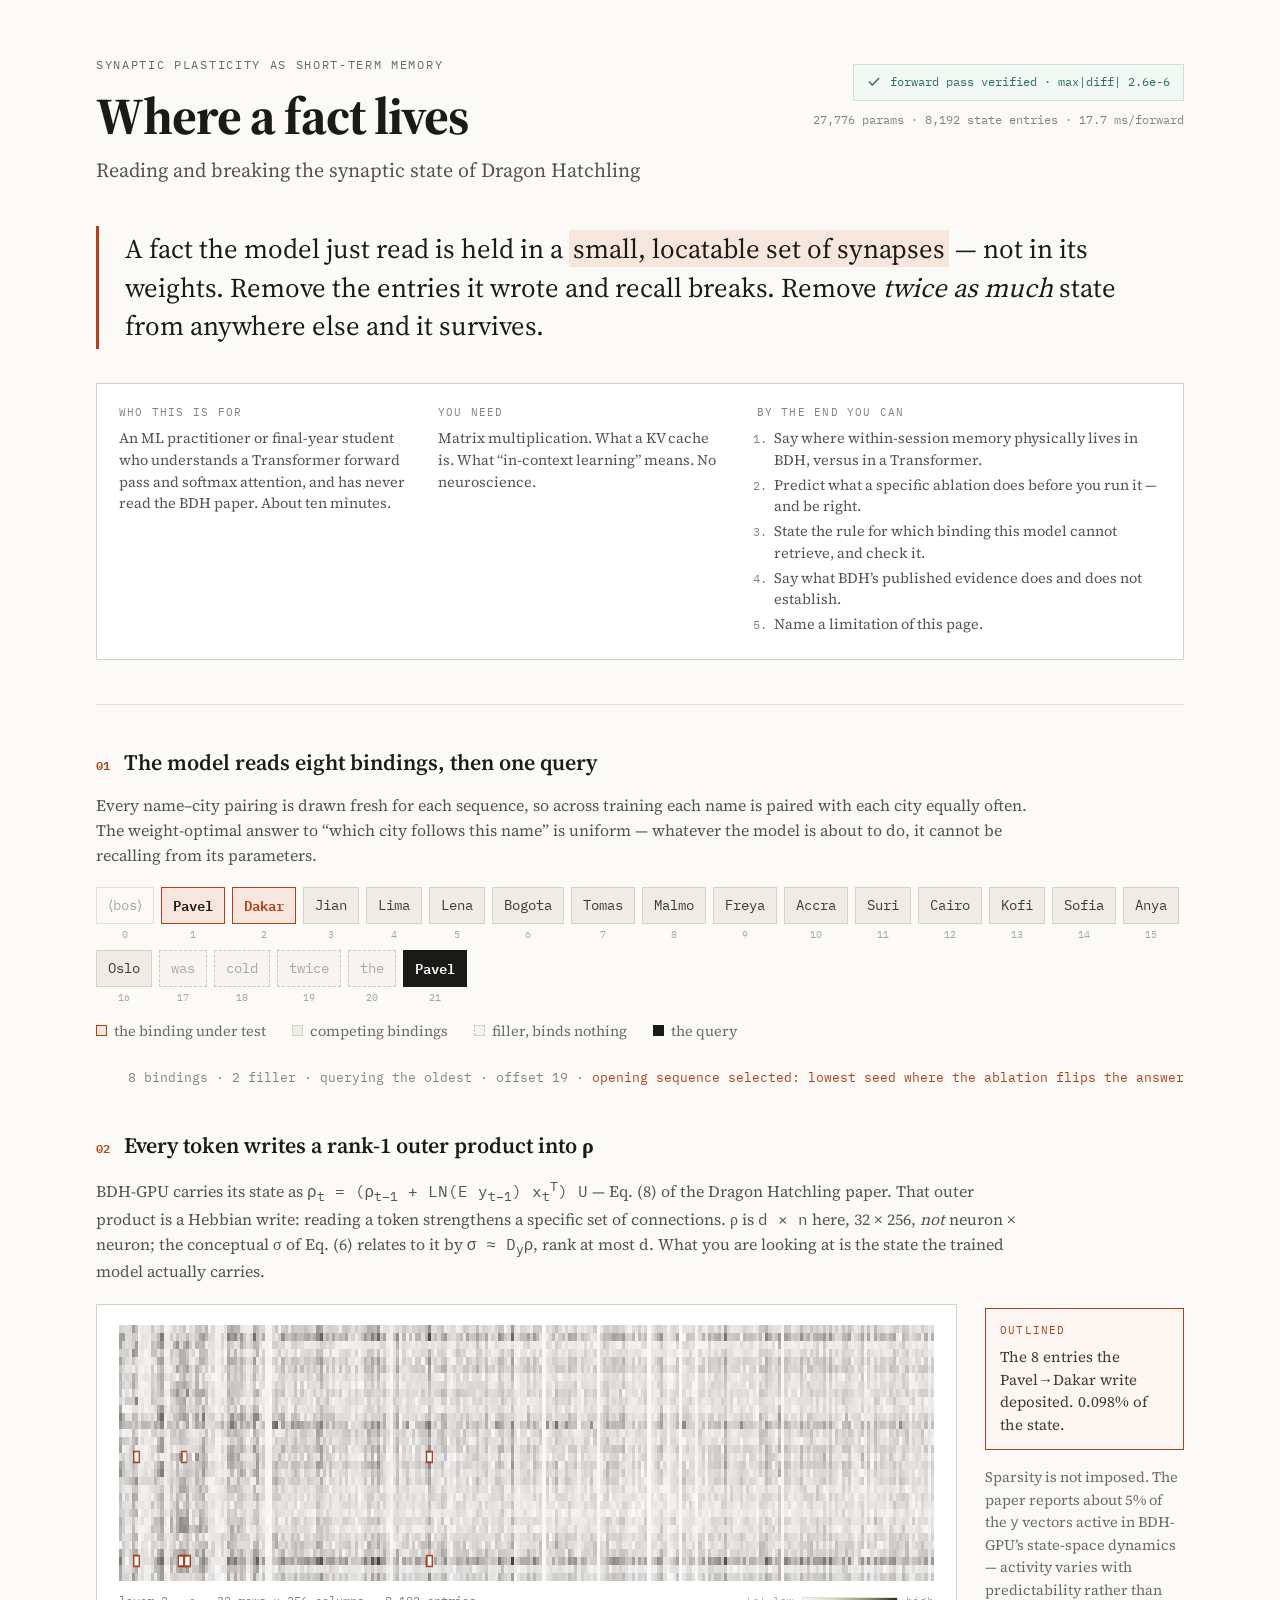
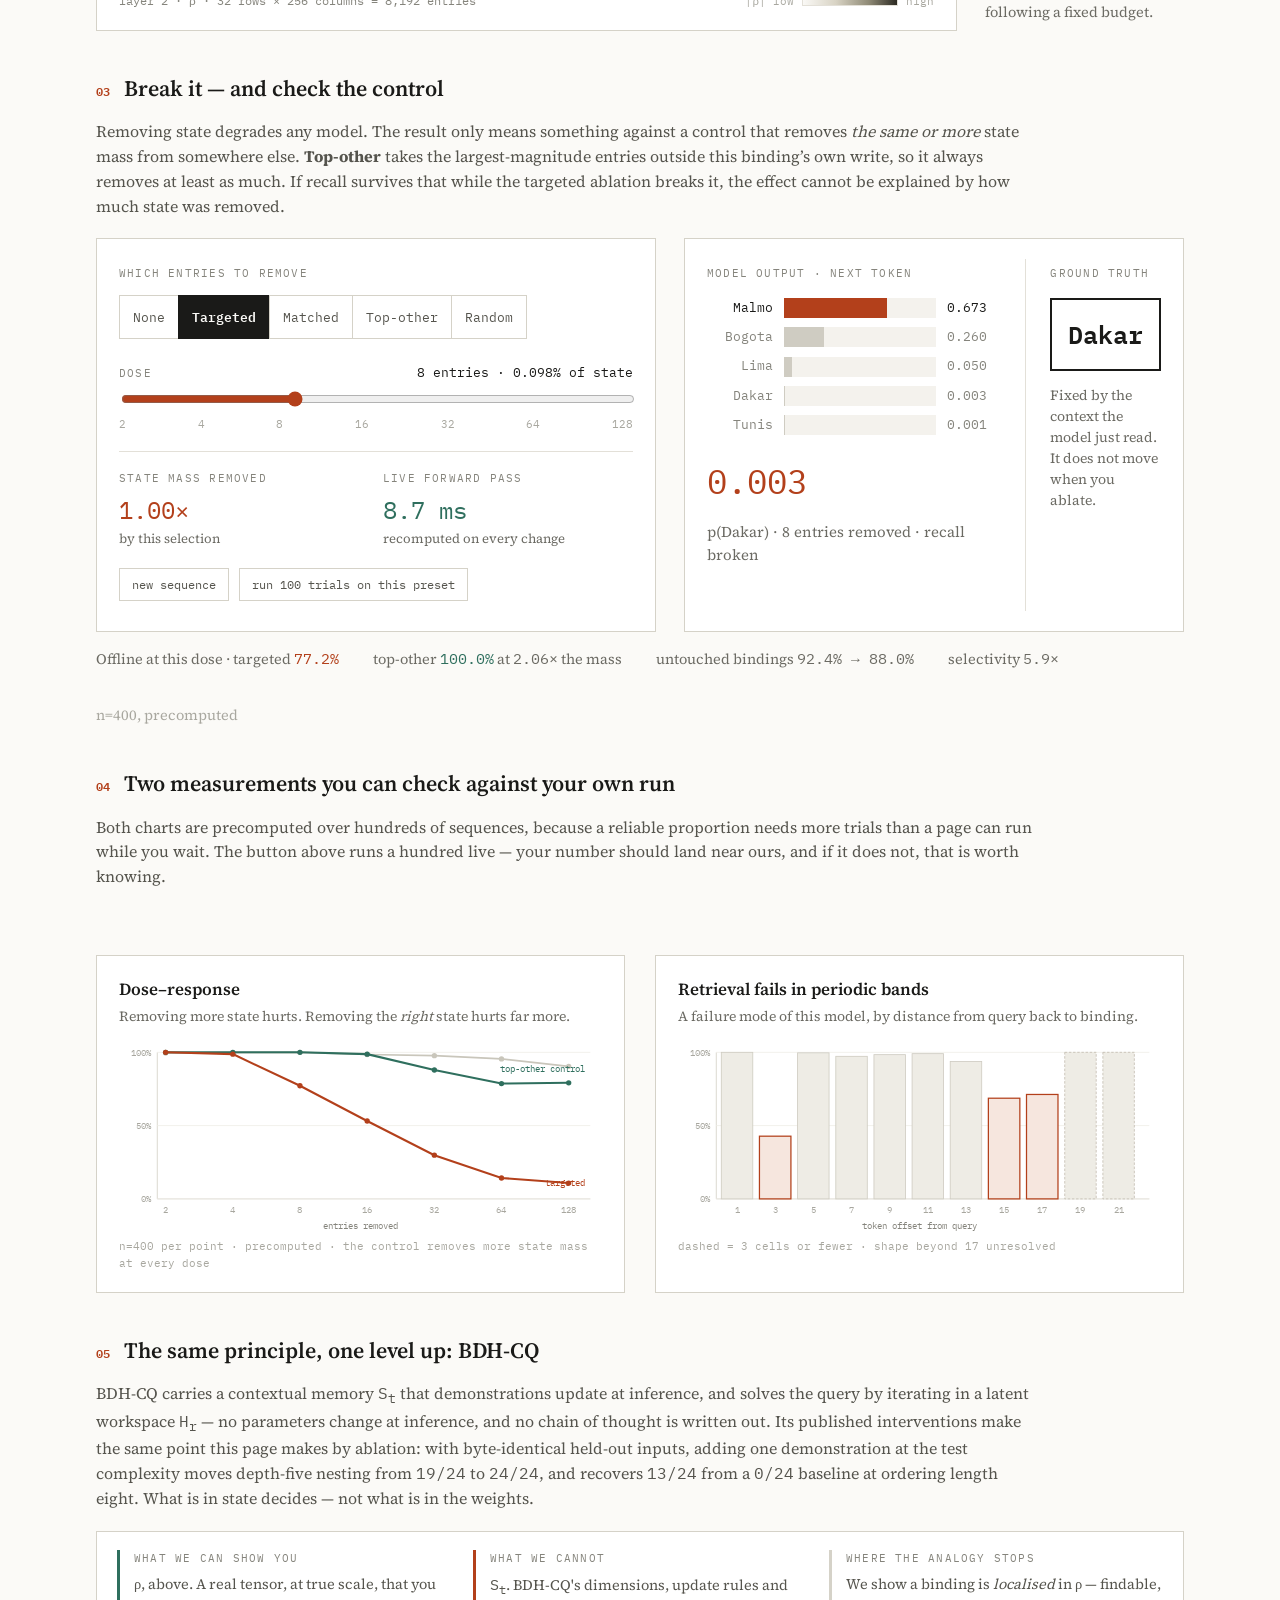
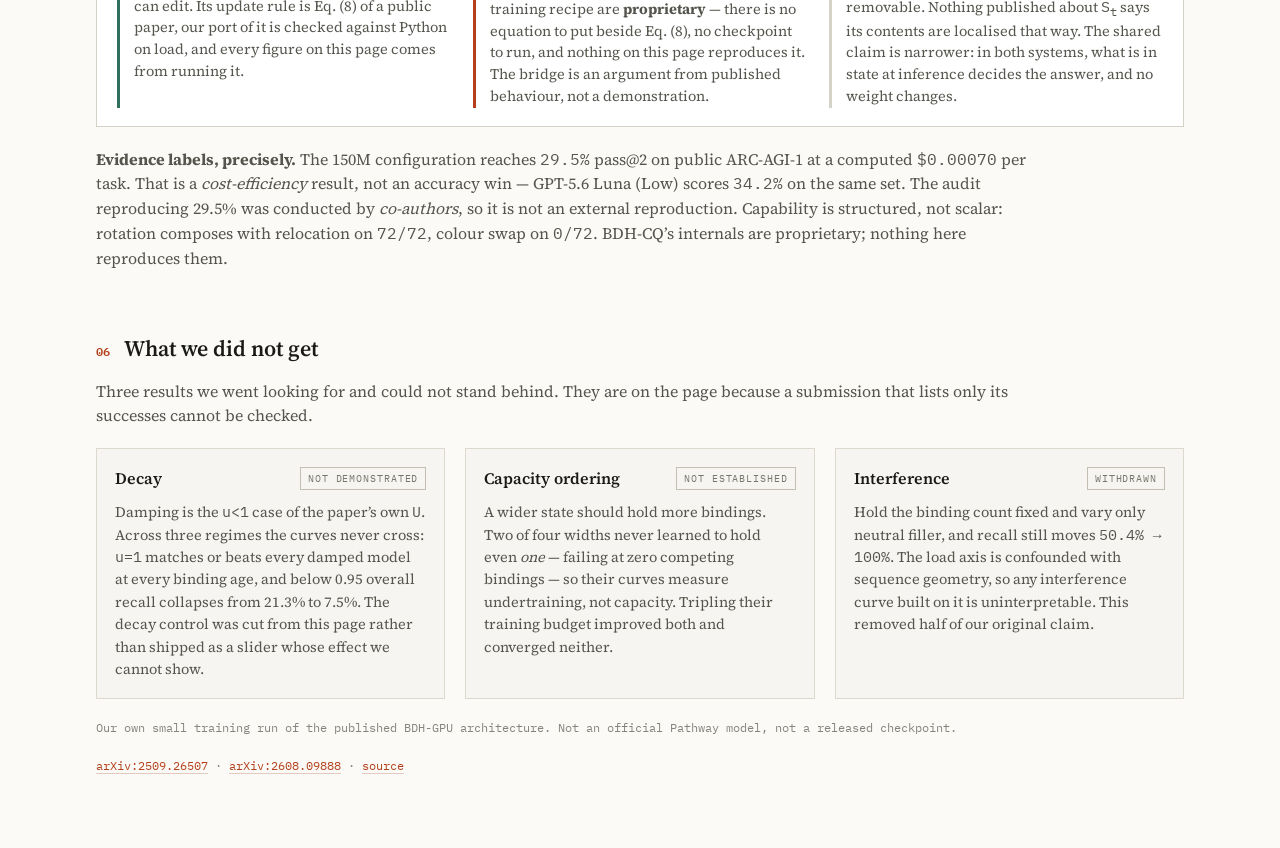
<file: index.html>
<!doctype html>
<html lang="en">
<head>
<meta charset="utf-8">
<meta name="viewport" content="width=device-width, initial-scale=1">
<title>Where a fact lives — synaptic memory in Dragon Hatchling</title>
<meta name="description" content="An interactive explainer: a fact a BDH model just read is held in a small, locatable set of synapses, not in its weights. Ablate them and recall breaks; remove twice as much state from elsewhere and it survives.">
<!-- Fonts are self-hosted: no external dependency, so the page renders
     identically offline and on a restricted network. SIL OFL 1.1, see
     fonts/OFL.txt. -->
<link rel="stylesheet" href="fonts/fonts.css">
<link rel="stylesheet" href="css/style.css">
</head>
<body>
<div class="wrap">

  <!-- ── header ─────────────────────────────────────────── -->
  <header class="masthead">
    <div class="left">
      <div class="eyebrow">Synaptic plasticity as short-term memory</div>
      <h1>Where a fact lives</h1>
      <div class="sub">Reading and breaking the synaptic state of Dragon&nbsp;Hatchling</div>
    </div>
    <div class="badges">
      <div class="badge pending" id="badge" role="status" aria-live="polite">
        <span class="num">checking forward pass…</span>
      </div>
      <div class="num" style="font-size:11.5px;color:var(--faint)" id="substrate-line"></div>
    </div>
  </header>

  <p class="claim">
    A fact the model just read is held in a <mark>small, locatable set of synapses</mark>
    — not in its weights. Remove the entries it wrote and recall breaks. Remove
    <em>twice as much</em> state from anywhere else and it survives.
  </p>

  <!-- ── who this is for ────────────────────────────────── -->
  <section class="forwhom" aria-label="audience, prerequisites and learning objectives">
    <div>
      <span class="lbl">Who this is for</span>
      <p>An ML practitioner or final-year student who understands a Transformer
      forward pass and softmax attention, and has never read the BDH paper.
      About ten minutes.</p>
    </div>
    <div>
      <span class="lbl">You need</span>
      <p>Matrix multiplication. What a KV cache is. What “in-context learning”
      means. No neuroscience.</p>
    </div>
    <div>
      <span class="lbl">By the end you can</span>
      <ol>
        <li>Say where within-session memory physically lives in BDH, versus in a Transformer.</li>
        <li>Predict what a specific ablation does before you run it — and be right.</li>
        <li>State the rule for which binding this model cannot retrieve, and check it.</li>
        <li>Say what BDH’s published evidence does and does not establish.</li>
        <li>Name a limitation of this page.</li>
      </ol>
    </div>
  </section>

  <div class="hr"></div>

  <!-- ── act 1 ──────────────────────────────────────────── -->
  <section class="act" id="act1">
    <div class="act-head">
      <span class="act-num">01</span>
      <h2>The model reads eight bindings, then one query</h2>
    </div>
    <p class="lede">
      Every name–city pairing is drawn fresh for each sequence, so across training
      each name is paired with each city equally often. The weight-optimal answer
      to “which city follows this name” is uniform — whatever the model is about
      to do, it cannot be recalling from its parameters.
    </p>

    <div class="seq" id="seq" aria-label="input token sequence"></div>

    <div class="legend">
      <span class="item"><span class="sw" style="background:var(--accent-wash);border:1px solid var(--accent)"></span> the binding under test</span>
      <span class="item"><span class="sw" style="background:var(--chip);border:1px solid var(--chip-line)"></span> competing bindings</span>
      <span class="item"><span class="sw" style="background:var(--filler);border:1px dashed var(--filler-line)"></span> filler, binds nothing</span>
      <span class="item"><span class="sw" style="background:var(--ink)"></span> the query</span>
      <span class="right" id="seq-caption"></span>
    </div>
  </section>

  <!-- ── act 2 ──────────────────────────────────────────── -->
  <section class="act" id="act2">
    <div class="act-head">
      <span class="act-num">02</span>
      <h2>Every token writes a rank-1 outer product into ρ</h2>
    </div>
    <p class="lede">
      BDH-GPU carries its state as
      <span class="num">ρ<sub>t</sub> = (ρ<sub>t−1</sub> + LN(E y<sub>t−1</sub>) x<sub>t</sub><sup>T</sup>) U</span>
      — Eq. (8) of the Dragon Hatchling paper. That outer product is a Hebbian
      write: reading a token strengthens a specific set of connections. ρ is
      <span class="num">d × n</span> here, 32 × 256, <em>not</em> neuron × neuron;
      the conceptual σ of Eq. (6) relates to it by <span class="num">σ ≈ D<sub>y</sub>ρ</span>,
      rank at most d. What you are looking at is the state the trained model
      actually carries.
    </p>

    <div class="state-row">
      <div class="panel">
        <div class="state-scroll">
          <canvas id="state-canvas" width="1024" height="256"
                  aria-label="Synaptic state heatmap, 32 rows by 256 columns. Cells the queried binding wrote are outlined and, when ablated, knocked out to white."></canvas>
        </div>
        <div class="state-foot">
          <div class="num" style="font-size:11.5px;color:var(--faint)" id="state-caption"></div>
          <div class="ramp">
            <span class="num" style="font-size:11px;color:var(--fainter)">|ρ| low</span>
            <span class="bar"></span>
            <span class="num" style="font-size:11px;color:var(--fainter)">high</span>
          </div>
        </div>
      </div>
      <div class="state-side">
        <div class="callout">
          <span class="lbl">Outlined</span>
          <p id="callout-text"></p>
        </div>
        <p style="font-size:14.5px;line-height:1.55;color:var(--muted);margin:0">
          Sparsity is not imposed. The paper reports about 5% of the
          <span class="num">y</span> vectors active in BDH-GPU’s state-space
          dynamics — activity varies with predictability rather than following a
          fixed budget.
        </p>
      </div>
    </div>
  </section>

  <!-- ── act 3 ──────────────────────────────────────────── -->
  <section class="act" id="act3">
    <div class="act-head">
      <span class="act-num">03</span>
      <h2>Break it — and check the control</h2>
    </div>
    <p class="lede">
      Removing state degrades any model. The result only means something against
      a control that removes <em>the same or more</em> state mass from somewhere
      else. <strong>Top-other</strong> takes the largest-magnitude entries
      outside this binding’s own write, so it always removes at least as much.
      If recall survives that while the targeted ablation breaks it, the effect
      cannot be explained by how much state was removed.
    </p>

    <div class="controls-row">
      <div class="panel controls">
        <span class="lbl">Which entries to remove</span>
        <div class="seg" id="seg" role="group" aria-label="ablation condition"></div>

        <div class="dose">
          <div class="dose-head">
            <span class="lbl">Dose</span>
            <span class="num" style="font-size:13px" id="dose-label"></span>
          </div>
          <input type="range" id="dose" min="0" max="6" step="1" value="2"
                 aria-label="number of state entries to remove">
          <div class="dose-ticks" id="dose-ticks"></div>
        </div>

        <div class="stats">
          <div class="stat">
            <span class="lbl">State mass removed</span>
            <div class="big" id="mass-targeted" style="color:var(--accent)">—</div>
            <div class="cap">by this selection</div>
          </div>
          <div class="stat">
            <span class="lbl">Live forward pass</span>
            <div class="big" id="latency" style="color:var(--pass)">—</div>
            <div class="cap">recomputed on every change</div>
          </div>
        </div>

        <div style="margin-top:18px;display:flex;gap:10px;flex-wrap:wrap">
          <button class="btn" id="new-seq">new sequence</button>
          <button class="btn" id="run-trials">run 100 trials on this preset</button>
        </div>
        <div class="num" id="trials-out" style="font-size:12px;color:var(--faint);margin-top:10px"></div>
      </div>

      <div class="panel pred">
        <div class="bars-wrap" style="flex-grow:1">
          <span class="lbl">Model output · next token</span>
          <div class="bars" id="bars" style="margin-top:14px"></div>
          <div class="pbig" id="pbig">
            <span class="v" id="p-answer">—</span>
            <span class="cap" id="p-caption"></span>
          </div>
        </div>
        <div class="truth">
          <span class="lbl">Ground truth</span>
          <div class="truth-box"><div class="w" id="truth-word">—</div></div>
          <p>Fixed by the context the model just read. It does not move when you ablate.</p>
        </div>
      </div>
    </div>

    <div class="readout" id="readout"></div>
  </section>

  <!-- ── act 4 ──────────────────────────────────────────── -->
  <section class="act" id="act4">
    <div class="act-head">
      <span class="act-num">04</span>
      <h2>Two measurements you can check against your own run</h2>
    </div>
    <p class="lede">
      Both charts are precomputed over hundreds of sequences, because a reliable
      proportion needs more trials than a page can run while you wait. The
      button above runs a hundred live — your number should land near ours, and
      if it does not, that is worth knowing.
    </p>
  </section>

  <div class="charts">
    <div class="panel">
      <h3>Dose–response</h3>
      <p class="chart-sub">Removing more state hurts. Removing the <em>right</em> state hurts far more.</p>
      <div id="chart-dose"></div>
      <div class="chart-note" id="dose-note"></div>
    </div>
    <div class="panel">
      <h3>Retrieval fails in periodic bands</h3>
      <p class="chart-sub">A failure mode of this model, by distance from query back to binding.</p>
      <div id="chart-bands"></div>
      <div class="chart-note">dashed = 3 cells or fewer · shape beyond 17 unresolved</div>
    </div>
  </div>

  <!-- ── act 5: BDH-CQ ──────────────────────────────────── -->
  <section class="act" id="act5">
    <div class="act-head">
      <span class="act-num">05</span>
      <h2>The same principle, one level up: BDH-CQ</h2>
    </div>
    <p class="lede">
      BDH-CQ carries a contextual memory <span class="num">S<sub>t</sub></span>
      that demonstrations update at inference, and solves the query by iterating
      in a latent workspace <span class="num">H<sub>r</sub></span> — no parameters
      change at inference, and no chain of thought is written out. Its published
      interventions make the same point this page makes by ablation: with
      byte-identical held-out inputs, adding one demonstration at the test
      complexity moves depth-five nesting from <span class="num">19/24</span> to
      <span class="num">24/24</span>, and recovers <span class="num">13/24</span>
      from a <span class="num">0/24</span> baseline at ordering length eight.
      What is in state decides — not what is in the weights.
    </p>
    <div class="bridge">
      <div>
        <span class="lbl">What we can show you</span>
        <p>ρ, above. A real tensor, at true scale, that you can edit. Its update
        rule is Eq. (8) of a public paper, our port of it is checked against
        Python on load, and every figure on this page comes from running it.</p>
      </div>
      <div>
        <span class="lbl">What we cannot</span>
        <p><span class="num">S<sub>t</sub></span>. BDH-CQ's dimensions, update
        rules and training recipe are <strong>proprietary</strong> — there is no
        equation to put beside Eq. (8), no checkpoint to run, and nothing on
        this page reproduces it. The bridge is an argument from published
        behaviour, not a demonstration.</p>
      </div>
      <div>
        <span class="lbl">Where the analogy stops</span>
        <p>We show a binding is <em>localised</em> in ρ — findable, removable.
        Nothing published about <span class="num">S<sub>t</sub></span> says its
        contents are localised that way. The shared claim is narrower: in both
        systems, what is in state at inference decides the answer, and no
        weight changes.</p>
      </div>
    </div>

    <p class="lede">
      <strong>Evidence labels, precisely.</strong> The 150M configuration reaches
      <span class="num">29.5%</span> pass@2 on public ARC-AGI-1 at a computed
      <span class="num">$0.00070</span> per task. That is a <em>cost-efficiency</em>
      result, not an accuracy win — GPT-5.6 Luna (Low) scores
      <span class="num">34.2%</span> on the same set. The audit reproducing 29.5%
      was conducted by <em>co-authors</em>, so it is not an external reproduction.
      Capability is structured, not scalar: rotation composes with relocation on
      <span class="num">72/72</span>, colour swap on <span class="num">0/72</span>.
      BDH-CQ’s internals are proprietary; nothing here reproduces them.
    </p>
  </section>

  <!-- ── act 6: what we did not get ─────────────────────── -->
  <section class="act" id="act6">
    <div class="act-head">
      <span class="act-num">06</span>
      <h2>What we did not get</h2>
    </div>
    <p class="lede">
      Three results we went looking for and could not stand behind. They are on
      the page because a submission that lists only its successes cannot be
      checked.
    </p>
    <div class="withdrawn">
      <div class="wcard">
        <div class="head"><span class="title">Decay</span><span class="tag">not demonstrated</span></div>
        <p>Damping is the <span class="num">u&lt;1</span> case of the paper’s own
        <span class="num">U</span>. Across three regimes the curves never cross:
        <span class="num">u=1</span> matches or beats every damped model at every
        binding age, and below 0.95 overall recall collapses from 21.3% to 7.5%.
        The decay control was cut from this page rather than shipped as a slider
        whose effect we cannot show.</p>
      </div>
      <div class="wcard">
        <div class="head"><span class="title">Capacity ordering</span><span class="tag">not established</span></div>
        <p>A wider state should hold more bindings. Two of four widths never
        learned to hold even <em>one</em> — failing at zero competing bindings —
        so their curves measure undertraining, not capacity. Tripling their
        training budget improved both and converged neither.</p>
      </div>
      <div class="wcard">
        <div class="head"><span class="title">Interference</span><span class="tag">withdrawn</span></div>
        <p>Hold the binding count fixed and vary only neutral filler, and recall
        still moves <span class="num">50.4% → 100%</span>. The load axis is
        confounded with sequence geometry, so any interference curve built on it
        is uninterpretable. This removed half of our original claim.</p>
      </div>
    </div>
  </section>

  <footer>
    <div>Our own small training run of the published BDH-GPU architecture. Not an official Pathway model, not a released checkpoint.</div>
    <div><a href="https://arxiv.org/abs/2509.26507">arXiv:2509.26507</a> · <a href="https://arxiv.org/abs/2608.09888">arXiv:2608.09888</a> · <a href="https://github.com/Ritik650/DataForge-Pathway">source</a></div>
  </footer>

</div>
<script type="module" src="js/app.js"></script>
</body>
</html>
</file>
<file: fonts/fonts.css>
/* Self-hosted webfonts. No external dependency: the page renders
 * identically offline and on a restricted network.
 *
 * Source Serif 4 — SIL Open Font License 1.1
 *   Copyright 2014-2023 Adobe, Reserved Font Name 'Source'
 *   https://github.com/adobe-fonts/source-serif
 * IBM Plex Mono — SIL Open Font License 1.1
 *   Copyright 2017 IBM Corp, Reserved Font Name 'Plex'
 *   https://github.com/IBM/plex
 *
 * Generated by scripts/vendor_fonts.py — do not edit by hand.
 */
/* latin */
@font-face {
  font-family: 'IBM Plex Mono';
  font-style: normal;
  font-weight: 400;
  font-display: swap;
  src: url(./IBMPlexMono-400.woff2) format('woff2');
  unicode-range: U+0000-00FF, U+0131, U+0152-0153, U+02BB-02BC, U+02C6, U+02DA, U+02DC, U+0304, U+0308, U+0329, U+2000-206F, U+20AC, U+2122, U+2191, U+2193, U+2212, U+2215, U+FEFF, U+FFFD;
}

/* latin */
@font-face {
  font-family: 'IBM Plex Mono';
  font-style: normal;
  font-weight: 500;
  font-display: swap;
  src: url(./IBMPlexMono-500.woff2) format('woff2');
  unicode-range: U+0000-00FF, U+0131, U+0152-0153, U+02BB-02BC, U+02C6, U+02DA, U+02DC, U+0304, U+0308, U+0329, U+2000-206F, U+20AC, U+2122, U+2191, U+2193, U+2212, U+2215, U+FEFF, U+FFFD;
}

/* latin */
@font-face {
  font-family: 'IBM Plex Mono';
  font-style: normal;
  font-weight: 600;
  font-display: swap;
  src: url(./IBMPlexMono-600.woff2) format('woff2');
  unicode-range: U+0000-00FF, U+0131, U+0152-0153, U+02BB-02BC, U+02C6, U+02DA, U+02DC, U+0304, U+0308, U+0329, U+2000-206F, U+20AC, U+2122, U+2191, U+2193, U+2212, U+2215, U+FEFF, U+FFFD;
}

/* latin */
@font-face {
  font-family: 'Source Serif 4';
  font-style: normal;
  font-weight: 400;
  font-display: swap;
  src: url(./SourceSerif4-400.woff2) format('woff2');
  unicode-range: U+0000-00FF, U+0131, U+0152-0153, U+02BB-02BC, U+02C6, U+02DA, U+02DC, U+0304, U+0308, U+0329, U+2000-206F, U+20AC, U+2122, U+2191, U+2193, U+2212, U+2215, U+FEFF, U+FFFD;
}

/* latin */
@font-face {
  font-family: 'Source Serif 4';
  font-style: normal;
  font-weight: 600;
  font-display: swap;
  src: url(./SourceSerif4-400.woff2) format('woff2');
  unicode-range: U+0000-00FF, U+0131, U+0152-0153, U+02BB-02BC, U+02C6, U+02DA, U+02DC, U+0304, U+0308, U+0329, U+2000-206F, U+20AC, U+2122, U+2191, U+2193, U+2212, U+2215, U+FEFF, U+FFFD;
}

/* latin */
@font-face {
  font-family: 'Source Serif 4';
  font-style: normal;
  font-weight: 700;
  font-display: swap;
  src: url(./SourceSerif4-400.woff2) format('woff2');
  unicode-range: U+0000-00FF, U+0131, U+0152-0153, U+02BB-02BC, U+02C6, U+02DA, U+02DC, U+0304, U+0308, U+0329, U+2000-206F, U+20AC, U+2122, U+2191, U+2193, U+2212, U+2215, U+FEFF, U+FFFD;
}
</file>
<file: css/style.css>
/* Where a fact lives — tokens match design/Main.dc.html and docs/UI_SPEC.md */

:root {
  --ground: #fbfaf7;
  --surface: #ffffff;
  --ink: #1a1a18;
  --prose: #55544d;
  --muted: #6b6a63;
  --faint: #85847c;
  --fainter: #a8a79f;
  --rule: #e3e0d8;
  --border: #d5d2c8;
  --accent: #b3401b;
  --accent-wash: #f6e6de;
  --accent-line: #e3c9c0;
  --pass: #2f6f5e;
  --pass-wash: #f2f8f4;
  --pass-line: #cfe0d6;
  --chip: #eeece5;
  --chip-line: #d5d2c8;
  --filler: #f6f5f1;
  --filler-line: #cbc9c0;
  --track: #f4f2ed;
  --serif: "Source Serif 4", Georgia, "Times New Roman", serif;
  --mono: "IBM Plex Mono", ui-monospace, "SF Mono", Menlo, Consolas, monospace;
  --pad: 96px;
}

* { box-sizing: border-box; }

html { scroll-behavior: smooth; }

body {
  margin: 0;
  background: var(--ground);
  color: var(--ink);
  font-family: var(--serif);
  font-size: 16px;
  line-height: 1.55;
  -webkit-font-smoothing: antialiased;
}

.num {
  font-family: var(--mono);
  font-variant-numeric: tabular-nums;
}

a { color: var(--accent); text-decoration: none; border-bottom: 1px solid var(--accent-line); }
a:hover { color: #8a2f11; border-bottom-color: var(--accent); }

.wrap { max-width: 1440px; margin: 0 auto; padding: 0 var(--pad) 72px; }

.eyebrow {
  font-family: var(--mono);
  font-size: 12px;
  letter-spacing: 0.14em;
  text-transform: uppercase;
  color: var(--muted);
}

.lbl {
  font-family: var(--mono);
  font-size: 11px;
  letter-spacing: 0.11em;
  text-transform: uppercase;
  color: var(--faint);
}

h1 { font-size: 52px; line-height: 1.05; font-weight: 700; margin: 14px 0 12px; letter-spacing: -0.02em; }
h2 { font-size: 22px; font-weight: 600; margin: 0; }
h3 { font-size: 17px; font-weight: 600; margin: 0 0 4px; }

.sub { font-size: 20px; color: var(--prose); }

/* ── header ─────────────────────────────────────────────── */
.masthead { display: flex; justify-content: space-between; align-items: flex-start; padding-top: 56px; gap: 40px; }
.masthead .left { max-width: 760px; }
.badges { display: flex; flex-direction: column; gap: 10px; align-items: flex-end; padding-top: 8px; }

.badge {
  display: flex; align-items: center; gap: 9px;
  border: 1px solid var(--pass-line); background: var(--pass-wash);
  padding: 8px 13px;
  font-family: var(--mono); font-size: 12px; color: var(--pass);
}
.badge.fail { border-color: var(--accent-line); background: #fdf2ee; color: var(--accent); }
.badge.pending { border-color: var(--border); background: var(--filler); color: var(--faint); }
.badge svg { flex: none; }

.claim {
  margin-top: 40px;
  border-left: 3px solid var(--accent);
  padding: 4px 0 4px 26px;
  font-size: 27px;
  line-height: 1.42;
  max-width: 1040px;
}
.claim mark { background: var(--accent-wash); color: inherit; padding: 0 4px; }

.hr { height: 1px; background: var(--rule); margin: 44px 0 0; }

/* ── sections ───────────────────────────────────────────── */
.act { padding-top: 40px; }
.act-head { display: flex; align-items: baseline; gap: 14px; margin-bottom: 14px; }
.act-num { font-family: var(--mono); font-size: 12px; color: var(--accent); font-weight: 600; }
.act p.lede { font-size: 16px; color: var(--prose); max-width: 940px; margin: 0 0 20px; }

/* ── token chips ────────────────────────────────────────── */
.seq { display: flex; flex-wrap: wrap; gap: 7px; align-items: flex-start; margin-bottom: 14px; }
.chip-col { display: flex; flex-direction: column; align-items: center; gap: 4px; }
.chip {
  font-family: var(--mono); font-size: 13.5px; padding: 7px 11px;
  border: 1px solid var(--chip-line); background: var(--chip); color: #3d3b34;
}
.chip-pos { font-family: var(--mono); font-size: 9.5px; color: var(--fainter); }
.chip.target { background: var(--accent-wash); border-color: var(--accent); color: var(--ink); font-weight: 600; }
.chip.target.city { color: var(--accent); }
.chip.filler { background: var(--filler); border-style: dashed; border-color: var(--filler-line); color: var(--fainter); }
.chip.query { background: var(--ink); border-color: var(--ink); color: var(--ground); font-weight: 600; }
.chip.bos { background: transparent; border-color: var(--rule); color: var(--fainter); }

.legend { display: flex; gap: 26px; flex-wrap: wrap; font-size: 14.5px; color: var(--muted); align-items: center; }
.legend .sw { width: 11px; height: 11px; display: inline-block; }
.legend span.item { display: flex; align-items: center; gap: 7px; }
.legend .right { margin-left: auto; font-family: var(--mono); font-size: 12.5px; color: var(--faint); }

/* ── panels ─────────────────────────────────────────────── */
.panel { border: 1px solid var(--border); background: var(--surface); padding: 20px 22px; }
.state-row { display: flex; gap: 28px; align-items: flex-start; }
.state-side { width: 250px; display: flex; flex-direction: column; gap: 16px; padding-top: 4px; }
.callout { border: 1px solid var(--accent); background: #fdf6f2; padding: 13px 14px; }
.callout .lbl { color: var(--accent); margin-bottom: 7px; display: block; }
.callout p { margin: 0; font-size: 15px; line-height: 1.5; color: #3d3b34; }

#state-canvas { display: block; image-rendering: pixelated; width: 1024px; height: 256px; max-width: 100%; }
.state-foot { display: flex; justify-content: space-between; align-items: center; margin-top: 11px; gap: 16px; flex-wrap: wrap; }
.ramp { display: flex; align-items: center; gap: 8px; }
.ramp .bar { width: 96px; height: 9px; border: 1px solid var(--rule);
  background: linear-gradient(90deg, #faf9f6 0%, #d8d3c4 35%, #8f8a76 70%, #2c2a22 100%); }

/* ── controls ───────────────────────────────────────────── */
.controls-row { display: flex; gap: 28px; align-items: stretch; flex-wrap: wrap; }
.controls { width: 560px; flex: 0 1 560px; }

.seg { display: flex; margin: 11px 0 24px; flex-wrap: wrap; }
.seg button {
  font-family: var(--mono); font-size: 13px; padding: 10px 13px;
  border: 1px solid var(--border); background: var(--surface); color: var(--prose);
  margin-left: -1px; cursor: pointer;
}
.seg button:first-child { margin-left: 0; }
.seg button[aria-pressed="true"] { background: var(--ink); border-color: var(--ink); color: var(--ground); font-weight: 600; }
.seg button:focus-visible, .dose input:focus-visible, .btn:focus-visible { outline: 2px solid var(--accent); outline-offset: 2px; }

.dose-head { display: flex; justify-content: space-between; align-items: baseline; margin-bottom: 6px; }
.dose input[type="range"] { width: 100%; accent-color: var(--accent); }
.dose-ticks { display: flex; justify-content: space-between; font-family: var(--mono); font-size: 11px; color: var(--fainter); margin-top: 2px; }

.stats { display: grid; grid-template-columns: repeat(2, minmax(0, 1fr)); gap: 14px; margin-top: 18px; padding-top: 18px; border-top: 1px solid var(--rule); }
.stat .lbl { display: block; margin-bottom: 5px; }
.stat .big { font-family: var(--mono); font-size: 24px; }
.stat .cap { font-size: 13px; color: var(--muted); }

.btn {
  font-family: var(--mono); font-size: 12px; padding: 8px 12px;
  border: 1px solid var(--border); background: var(--surface); color: var(--prose); cursor: pointer;
}
.btn:hover { border-color: var(--ink); color: var(--ink); }

/* ── prediction ─────────────────────────────────────────── */
.pred { flex: 1 1 420px; display: flex; gap: 26px; }
.bars { flex-grow: 1; display: flex; flex-direction: column; gap: 9px; }
.bar-row { display: flex; align-items: center; gap: 11px; }
.bar-tok { font-family: var(--mono); font-size: 13px; width: 66px; text-align: right; color: var(--faint); }
.bar-track { flex-grow: 1; height: 20px; background: var(--track); position: relative; }
.bar-fill { position: absolute; left: 0; top: 0; bottom: 0; background: #cfccc2; transition: width .18s ease; }
.bar-row.top .bar-tok { color: var(--ink); }
.bar-row.top .bar-fill { background: var(--pass); }
.bar-row.top.broken .bar-fill { background: var(--accent); }
.bar-val { font-family: var(--mono); font-size: 13px; width: 52px; color: var(--faint); }
.bar-row.top .bar-val { color: var(--ink); }

.pbig { margin-top: 20px; display: flex; align-items: baseline; gap: 12px; flex-wrap: wrap; }
.pbig .v { font-family: var(--mono); font-size: 34px; color: var(--pass); }
.pbig.broken .v { color: var(--accent); }
.pbig .cap { font-size: 15px; color: var(--muted); }

.truth { width: 186px; border-left: 1px solid var(--rule); padding-left: 24px; }
.truth-box { border: 2px solid var(--ink); padding: 15px 0; text-align: center; margin: 14px 0; }
.truth-box .w { font-family: var(--mono); font-size: 25px; font-weight: 600; }
.truth p { margin: 0; font-size: 14px; color: var(--muted); line-height: 1.5; }

.readout { display: flex; gap: 34px; margin-top: 16px; font-size: 14.5px; color: var(--muted); flex-wrap: wrap; }

/* ── charts ─────────────────────────────────────────────── */
.charts { display: grid; grid-template-columns: repeat(2, minmax(0, 1fr)); gap: 30px; padding-top: 46px; }
.chart-sub { font-size: 14px; color: var(--muted); margin: 0 0 16px; }
.chart-note { font-family: var(--mono); font-size: 11px; color: var(--fainter); margin-top: 2px; }
svg { max-width: 100%; height: auto; display: block; }

/* ── withdrawn ──────────────────────────────────────────── */
.withdrawn { display: grid; grid-template-columns: repeat(3, minmax(0, 1fr)); gap: 20px; }
.wcard { border: 1px solid #ddd9ce; background: var(--filler); padding: 17px 18px; }
.wcard .head { display: flex; justify-content: space-between; align-items: center; gap: 10px; margin-bottom: 10px; }
.wcard .title { font-size: 16px; font-weight: 600; }
.tag {
  font-family: var(--mono); font-size: 10px; letter-spacing: 0.09em; text-transform: uppercase;
  border: 1px solid #c4bfb2; color: #77756c; padding: 3px 7px; white-space: nowrap;
}
.tag.measured { border-color: var(--pass-line); color: var(--pass); background: var(--pass-wash); }
.tag.hypothesis { border-color: var(--accent-line); color: var(--accent); background: #fdf6f2; }
.wcard p { margin: 0; font-size: 14.5px; line-height: 1.55; color: var(--prose); }

footer { display: flex; justify-content: space-between; gap: 20px; flex-wrap: wrap;
  font-family: var(--mono); font-size: 12px; color: var(--faint); padding-top: 20px; }

/* ── responsive ─────────────────────────────────────────── */
@media (max-width: 1180px) {
  :root { --pad: 40px; }
  h1 { font-size: 40px; }
  .claim { font-size: 22px; }
  .charts { grid-template-columns: 1fr; }
  .withdrawn { grid-template-columns: 1fr; }
  .state-row { flex-direction: column; }
  .state-side { width: 100%; }
  .controls { width: 100%; flex: 1 1 100%; }
  .pred { flex-wrap: wrap; }
}

@media (max-width: 700px) {
  :root { --pad: 18px; }
  body { font-size: 15px; }
  h1 { font-size: 30px; }
  .sub { font-size: 17px; }
  .claim { font-size: 19px; padding-left: 16px; }
  .masthead { flex-direction: column; gap: 18px; }
  .badges { align-items: flex-start; }
  /* the heatmap keeps its true 4x8px cells and scrolls rather than rescaling —
     a squashed state picture would misrepresent the sparsity */
  .state-scroll { overflow-x: auto; }
  #state-canvas { max-width: none; }
  .pred { flex-direction: column; }
  .truth { width: 100%; border-left: 0; border-top: 1px solid var(--rule); padding: 16px 0 0; }
  .seg button { flex: 1 1 auto; }
}

@media (prefers-reduced-motion: reduce) {
  * { transition: none !important; }
  html { scroll-behavior: auto; }
}

/* ── audience / prerequisites / objectives ──────────────── */
.forwhom {
  display: grid;
  grid-template-columns: 1fr 1fr 1.4fr;
  gap: 30px;
  margin-top: 34px;
  padding: 20px 22px;
  border: 1px solid var(--border);
  background: var(--surface);
}
.forwhom .lbl { display: block; margin-bottom: 7px; }
.forwhom p { margin: 0; font-size: 14.5px; line-height: 1.5; color: var(--prose); }
.forwhom ol { margin: 0; padding-left: 17px; font-size: 14.5px; line-height: 1.5; color: var(--prose); }
.forwhom ol li { margin-bottom: 3px; }
.forwhom ol li::marker { font-family: var(--mono); font-size: 11.5px; color: var(--faint); }

@media (max-width: 1180px) { .forwhom { grid-template-columns: 1fr 1fr; } }
@media (max-width: 700px)  { .forwhom { grid-template-columns: 1fr; gap: 18px; } }

/* ── the BDH-CQ bridge, and where it stops ──────────────── */
.bridge {
  display: grid;
  grid-template-columns: repeat(3, minmax(0, 1fr));
  gap: 22px;
  margin: 4px 0 20px;
  padding: 18px 20px;
  border: 1px solid var(--border);
  background: var(--surface);
}
.bridge > div:nth-child(1) { border-left: 3px solid var(--pass); padding-left: 14px; }
.bridge > div:nth-child(2) { border-left: 3px solid var(--accent); padding-left: 14px; }
.bridge > div:nth-child(3) { border-left: 3px solid var(--border); padding-left: 14px; }
.bridge .lbl { display: block; margin-bottom: 7px; }
.bridge p { margin: 0; font-size: 14.5px; line-height: 1.5; color: var(--prose); }

@media (max-width: 1180px) { .bridge { grid-template-columns: 1fr; gap: 16px; } }
</file>
